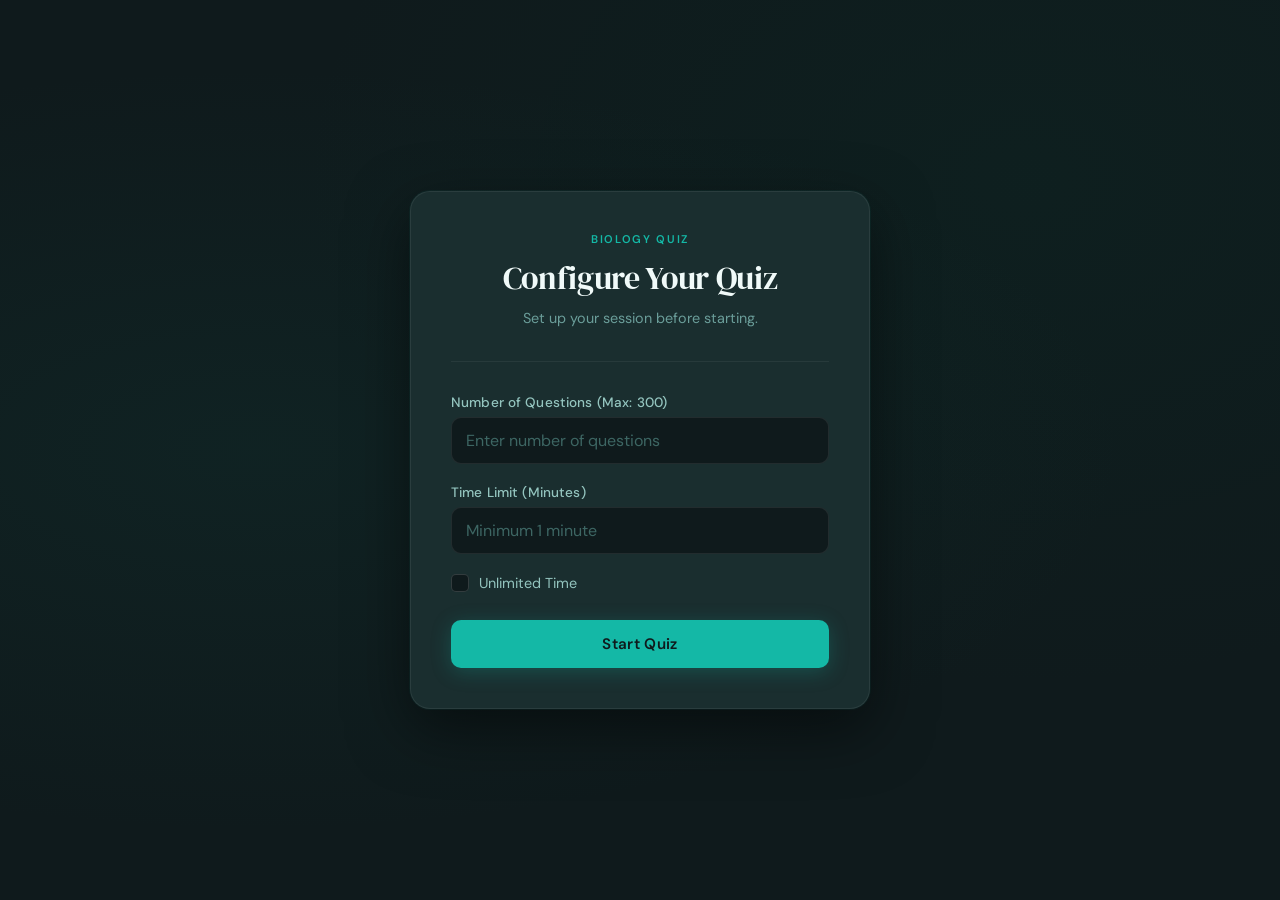
<file: index.html>
<!DOCTYPE html>
<html lang="en">
<head>
    <meta charset="UTF-8">
    <meta name="viewport" content="width=device-width, initial-scale=1.0">
    <title>Biology Quiz | Configuration</title>
    <link rel="icon" type="image/png" href="Favicon/favicon.png">
    <link rel="preconnect" href="https://fonts.googleapis.com">
    <link rel="preconnect" href="https://fonts.gstatic.com" crossorigin>
    <link href="https://fonts.googleapis.com/css2?family=DM+Sans:wght@400;500;600&family=DM+Serif+Display&display=swap" rel="stylesheet">
    <link rel="stylesheet" href="CSS/Index.css">
</head>
<body>

<div id="loader">
  <img src="Favicon/favicon.png" alt="logo" />
  <div class="loading-text">
    <span>L</span><span>o</span><span>a</span><span>d</span><span>i</span><span>n</span><span>g</span><span>.</span><span>.</span><span>.</span>
  </div>
</div>
    
<main class="container">
    <section class="card">

        
        <p class="card-eyebrow">Biology Quiz</p>
        <h1>Configure Your Quiz</h1>

        <p class="subtitle">
            Set up your session before starting.
        </p>

        <div class="divider"></div>

        <div class="input-group">
            <label for="questionCount">Number of Questions (Max: <span id="maxQuestions">N</span>)</label>
            <input
                type="number"
                id="questionCount"
                min="1"
                placeholder="Enter number of questions"
            >
        </div>

        <div class="input-group">
            <label for="timer">Time Limit (Minutes)</label>
            <input
                type="number"
                id="timer"
                min="1"
                placeholder="Minimum 1 minute"
            >
        </div>

        <div class="checkbox-group">
            <input type="checkbox" id="unlimitedTime">
            <label for="unlimitedTime">Unlimited Time</label>
        </div>

        <button id="startQuizBtn">Start Quiz</button>

    </section>
</main>

<div id="errorModal" class="modal">
    <div class="modal-content">
        <h2>Input Error</h2>
        <p id="modalMessage"></p>
        <button id="closeModalBtn">OK</button>
    </div>
</div>

<div id="confirmModal" class="modal">
    <div class="modal-content">
        <h2>Time Too Long</h2>
        <p id="confirmMessage">The time limit you entered is too long. Switch to Unlimited Time instead?</p>
        <div class="modal-actions">
            <button id="confirmCancelBtn">Cancel</button>
            <button id="confirmOkBtn">Go Unlimited</button>
        </div>
    </div>
</div>

<div id="maxQuestionsModal" class="modal">
    <div class="modal-content">
        <h2>Too Many Questions</h2>
        <p id="maxQuestionsMessage"></p>

        <div class="modal-actions">
            <button id="maxQuestionsBackBtn">Back</button>
            <button id="maxQuestionsSetBtn">Set to Max</button>
        </div>
    </div>
</div>
    
<script type="module" src="JavaScript/Index.js"></script>
</body>
</html>
</file>
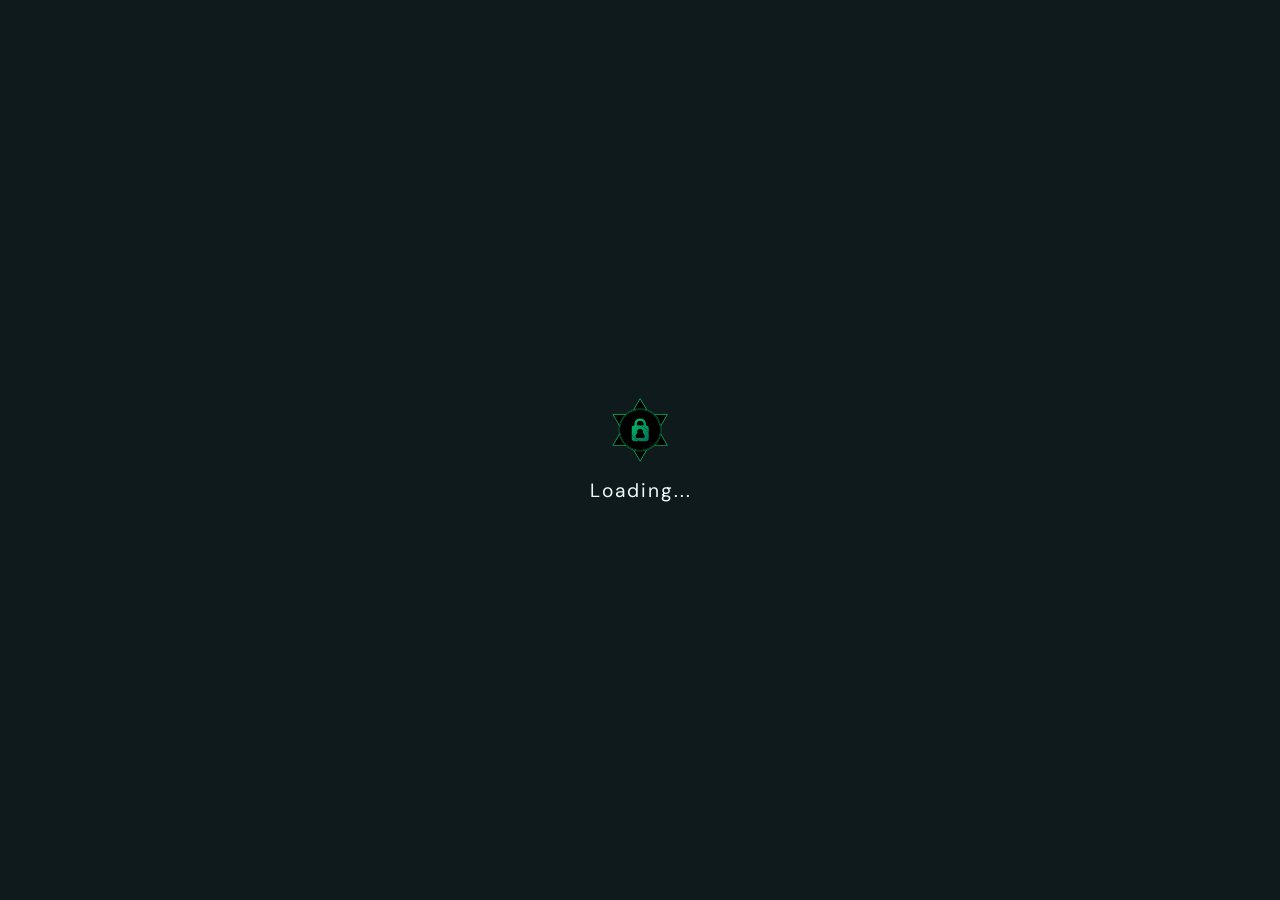
<file: HTML/Quiz.html>
<!DOCTYPE html>
<html lang="en">
<head>
    <meta charset="UTF-8">
    <meta name="viewport" content="width=device-width, initial-scale=1.0">
    <title>Biology Quiz</title>
    <link rel="icon" type="image/png" href="../Favicon/favicon.png">
    <link rel="preconnect" href="https://fonts.googleapis.com">
    <link rel="preconnect" href="https://fonts.gstatic.com" crossorigin>
    <link href="https://fonts.googleapis.com/css2?family=DM+Sans:wght@400;500;600&family=DM+Serif+Display&display=swap" rel="stylesheet">
    <link rel="stylesheet" href="../CSS/Quiz.css">
</head>
<body>

<div id="loader">
  <img src="../Favicon/favicon.png" alt="logo" />
  <div class="loading-text">
    <span>L</span><span>o</span><span>a</span><span>d</span><span>i</span><span>n</span><span>g</span><span>.</span><span>.</span><span>.</span>
  </div>
</div>
    
    <header class="top-bar">
        <div class="top-bar-left">
            <span class="top-bar-eyebrow">Biology Quiz</span>
            <span id="questionCounter">Question 1 / 1</span>
        </div>
        <div id="timerDisplay" class="timer">Unlimited Time</div>
    </header>

    <div class="progress-bar-track">
        <div class="progress-bar-fill" id="progressBar"></div>
    </div>

    <main class="quiz-container">
        <section class="question-card">
            <p class="question-label">Question</p>
            <h2 id="questionText">Loading...</h2>
            <div id="choicesContainer"></div>
        </section>
    </main>

    <nav class="navigation">
        <button id="previousBtn" class="nav-btn">← Back</button>
        <div class="jump-section">
            <input type="number" id="jumpInput" min="1" placeholder="#">
            <button id="jumpBtn" class="nav-btn">Go</button>
        </div>
        <button id="nextBtn" class="nav-btn">Next →</button>
    </nav>

    <div class="submit-bar">
        <button id="submitBtn">Submit Quiz</button>
    </div>

    <!-- Submit modal -->
    <div id="submitModal" class="modal">
        <div class="modal-content">
            <h2 id="modalTitle">Submit Quiz?</h2>
            <p id="modalSubtitle"></p>
            <div id="missingList" class="missing-list"></div>
            <div class="modal-actions">
                <button id="modalBackBtn" class="modal-back-btn">Back</button>
                <button id="modalConfirmBtn" class="modal-confirm-btn">Submit anyway</button>
            </div>
        </div>
    </div>

    <script type="module" src="../JavaScript/Quiz.js"></script>
</body>
</html>
</file>
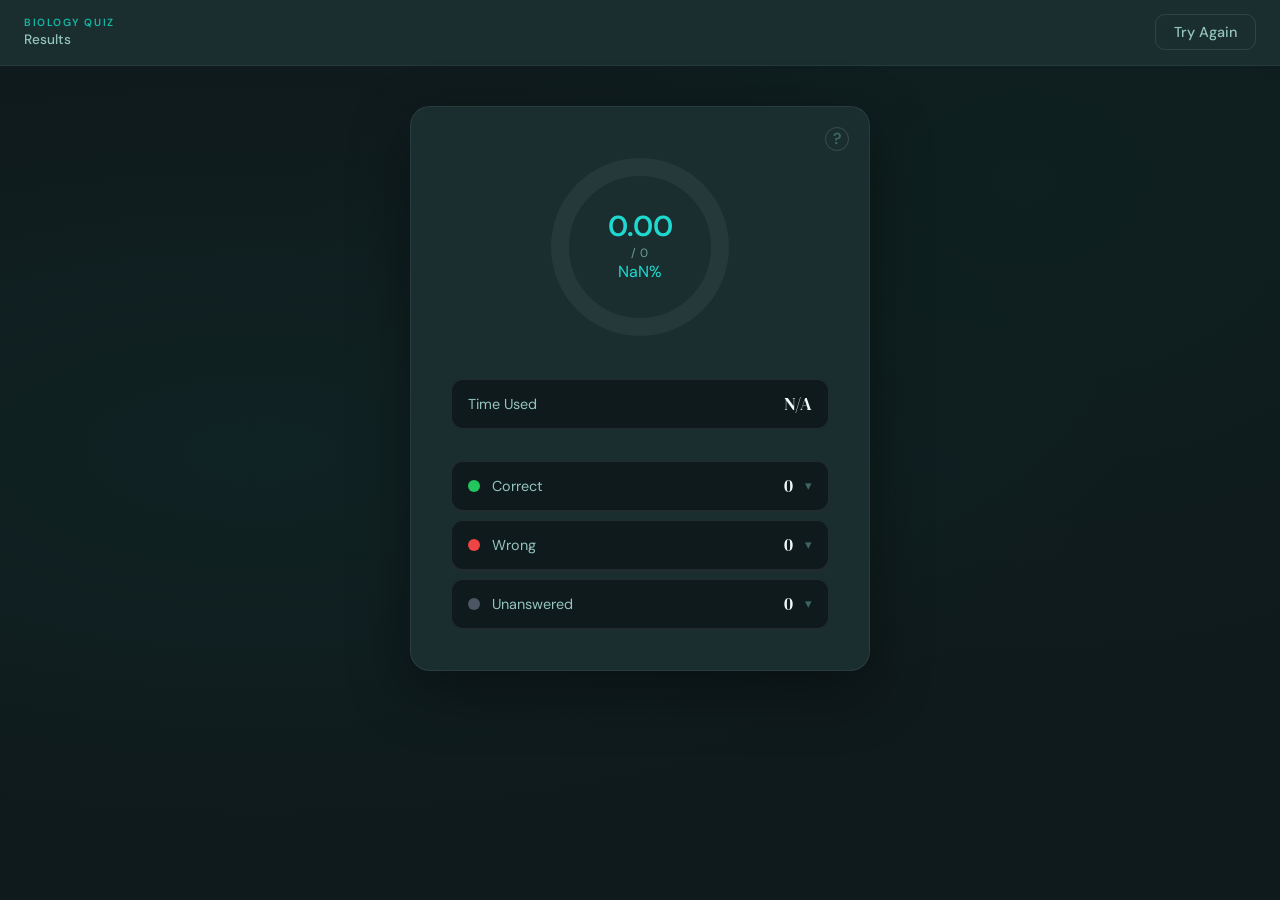
<file: HTML/Results.html>
<!DOCTYPE html>
<html lang="en">
<head>
    <meta charset="UTF-8">
    <meta name="viewport" content="width=device-width, initial-scale=1.0">
    <title>Biology Quiz | Results</title>
    <link rel="icon" type="image/png" href="../Favicon/favicon.png">
    <link rel="preconnect" href="https://fonts.googleapis.com">
    <link rel="preconnect" href="https://fonts.gstatic.com" crossorigin>
    <link href="https://fonts.googleapis.com/css2?family=DM+Sans:wght@400;500;600&family=DM+Serif+Display&display=swap" rel="stylesheet">
    <link rel="stylesheet" href="../CSS/Results.css">
</head>
<body>

<div id="loader">
  <img src="../Favicon/favicon.png" alt="logo" />
  <div class="loading-text">
    <span>L</span><span>o</span><span>a</span><span>d</span><span>i</span><span>n</span><span>g</span><span>.</span><span>.</span><span>.</span>
  </div>
</div>
    
    <header class="top-bar">
        <div class="top-bar-left">
            <span class="top-bar-eyebrow">Biology Quiz</span>
            <span>Results</span>
        </div>
        <button id="retryBtn">Try Again</button>
    </header>

    <main class="results-container">

        <section class="score-card">

            <div class="info-btn" id="infoBtn">
                <span class="material-symbols-outlined">?</span>
            </div>
            
            <div class="help-popup" id="helpPopup">
                <h3>Scoring System</h3>
                    <p>
                    Correct answers earn 1 point. <br>
                    Wrong answers deduct 0.33 points. <br>
                    Unanswered questions neither gain nor lose points.
                    </p>
            </div>
            
            <div class="ring-wrapper">
                <svg class="ring" viewBox="0 0 200 200" xmlns="http://www.w3.org/2000/svg">
                    <circle class="ring-track" cx="100" cy="100" r="80"/>
                    <circle class="ring-wrong"     id="ringWrong"      cx="100" cy="100" r="80"/>
                    <circle class="ring-unanswered" id="ringUnanswered" cx="100" cy="100" r="80"/>
                    <circle class="ring-correct"   id="ringCorrect"   cx="100" cy="100" r="80"/>
                </svg>
                <div class="ring-center">
                    <span class="ring-score" id="ringScore">0</span>
                    <span class="ring-label" id="ringLabel">/ 0</span>
                    <span class="ring-pct" id="ringPct">0%</span>
                </div>
            </div>

            <div class="time-used">
                <span class="time-used-label">Time Used</span>
                <span class="time-used-value" id="timeUsed">N/A</span>
            </div>
            
            <div class="legend">
                <div class="legend-group" id="correctGroup">
                    <button class="legend-btn" id="correctBtn">
                        <span class="legend-dot correct"></span>
                        <span class="legend-text">Correct</span>
                        <span class="legend-count" id="correctCount">0</span>
                        <span class="legend-chevron">▾</span>
                    </button>
                <div class="legend-dropdown" id="correctDropdown"></div>
            </div>

            <div class="legend-group" id="wrongGroup">
                <button class="legend-btn" id="wrongBtn">
                    <span class="legend-dot wrong"></span>
                    <span class="legend-text">Wrong</span>
                    <span class="legend-count" id="wrongCount">0</span>
                    <span class="legend-chevron">▾</span>
                </button>
                <div class="legend-dropdown" id="wrongDropdown"></div>
            </div>

            <div class="legend-group" id="unansweredGroup">
                <button class="legend-btn" id="unansweredBtn">
                    <span class="legend-dot unanswered"></span>
                    <span class="legend-text">Unanswered</span>
                    <span class="legend-count" id="unansweredCount">0</span>
                    <span class="legend-chevron">▾</span>
                </button>
                    <div class="legend-dropdown" id="unansweredDropdown"></div>
                </div>
            </div>

        </section>

    </main>

    <script type="module" src="../JavaScript/Results.js"></script>
</body>
</html>
</file>
<file: CSS/Index.css>
* {
    margin: 0;
    padding: 0;
    box-sizing: border-box;
}

@import url('https://fonts.googleapis.com/css2?family=DM+Sans:wght@400;500;600&family=DM+Serif+Display&display=swap');

body {
    min-height: 100vh;
    display: flex;
    justify-content: center;
    align-items: center;
    padding: 20px;
    font-family: 'DM Sans', Arial, sans-serif;
    background: #0f1a1c;
    background-image:
        radial-gradient(ellipse at 20% 50%, rgba(20, 83, 75, 0.15) 0%, transparent 60%),
        radial-gradient(ellipse at 80% 20%, rgba(6, 78, 59, 0.1) 0%, transparent 50%);
}

.container {
    width: 100%;
    display: flex;
    justify-content: center;
}

.card {
    width: 100%;
    max-width: 460px;
    background: #1a2e2f;
    padding: 2.5rem;
    border-radius: 20px;
    border: 1px solid rgba(255,255,255,0.07);
    box-shadow:
        0 0 0 1px rgba(20, 184, 166, 0.05),
        0 20px 60px rgba(0, 0, 0, 0.5);
}

.card-eyebrow {
    text-align: center;
    font-size: 0.7rem;
    font-weight: 600;
    letter-spacing: 0.15em;
    text-transform: uppercase;
    color: #14b8a6;
    margin-bottom: 10px;
}

h1 {
    text-align: center;
    margin-bottom: 8px;
    font-family: 'DM Serif Display', Georgia, serif;
    font-size: 2rem;
    font-weight: 400;
    color: #f0faf9;
    letter-spacing: -0.01em;
}

.subtitle {
    text-align: center;
    color: #6b9e9a;
    margin-bottom: 2rem;
    font-size: 0.9rem;
    line-height: 1.5;
}

.divider {
    height: 1px;
    background: rgba(255,255,255,0.06);
    margin-bottom: 2rem;
}

.input-group {
    display: flex;
    flex-direction: column;
    margin-bottom: 1.25rem;
}

.input-group label {
    margin-bottom: 6px;
    font-weight: 500;
    font-size: 0.85rem;
    color: #94c5bf;
    letter-spacing: 0.01em;
}

.input-group input {
    padding: 12px 14px;
    background: #0f1a1c;
    border: 1px solid rgba(255,255,255,0.08);
    border-radius: 10px;
    font-size: 1rem;
    color: #f0faf9;
    font-family: 'DM Sans', Arial, sans-serif;
    transition: border-color 0.2s, box-shadow 0.2s;
    outline: none;
}

.input-group input::placeholder {
    color: #3d6663;
}

.input-group input:focus {
    border-color: #14b8a6;
    box-shadow: 0 0 0 3px rgba(20, 184, 166, 0.12);
}

.input-group input:disabled {
    opacity: 0.35;
    cursor: not-allowed;
}

/* hide number input arrows */
.input-group input[type=number]::-webkit-inner-spin-button,
.input-group input[type=number]::-webkit-outer-spin-button {
    -webkit-appearance: none;
}

.checkbox-group {
    display: flex;
    align-items: center;
    gap: 10px;
    margin-bottom: 1.75rem;
    cursor: pointer;
}

.checkbox-group input[type="checkbox"] {
    appearance: none;
    width: 18px;
    height: 18px;
    border: 1.5px solid rgba(255,255,255,0.15);
    border-radius: 5px;
    background: #0f1a1c;
    cursor: pointer;
    position: relative;
    flex-shrink: 0;
    transition: background 0.15s, border-color 0.15s;
}

.checkbox-group input[type="checkbox"]:checked {
    background: #14b8a6;
    border-color: #14b8a6;
}

.checkbox-group input[type="checkbox"]:checked::after {
    content: '';
    position: absolute;
    left: 4px;
    top: 1px;
    width: 5px;
    height: 9px;
    border: 2px solid #0f1a1c;
    border-top: none;
    border-left: none;
    transform: rotate(45deg);
}

.checkbox-group label {
    font-size: 0.9rem;
    color: #94c5bf;
    cursor: pointer;
    user-select: none;
}

#startQuizBtn {
    width: 100%;
    padding: 14px;
    border: none;
    border-radius: 10px;
    font-size: 0.95rem;
    font-weight: 600;
    font-family: 'DM Sans', Arial, sans-serif;
    cursor: pointer;
    background: #14b8a6;
    color: #0f1a1c;
    letter-spacing: 0.02em;
    transition: background 0.2s, transform 0.15s, box-shadow 0.2s;
    box-shadow: 0 4px 20px rgba(20, 184, 166, 0.25);
}

#startQuizBtn:hover {
    background: #0d9488;
    transform: translateY(-1px);
    box-shadow: 0 6px 24px rgba(20, 184, 166, 0.35);
}

#startQuizBtn:active {
    transform: translateY(0);
}

/* Modal */
.modal {
    display: none;
    position: fixed;
    top: 0;
    left: 0;
    width: 100%;
    height: 100%;
    background: rgba(0, 0, 0, 0.65);
    backdrop-filter: blur(4px);
    justify-content: center;
    align-items: center;
    z-index: 999;
}

.modal-content {
    width: 90%;
    max-width: 360px;
    background: #1a2e2f;
    padding: 2rem;
    border-radius: 16px;
    text-align: center;
    border: 1px solid rgba(255,255,255,0.07);
    box-shadow: 0 20px 60px rgba(0, 0, 0, 0.6);
}

.modal-content h2 {
    margin-bottom: 0.75rem;
    font-family: 'DM Serif Display', Georgia, serif;
    font-weight: 400;
    color: #f0faf9;
    font-size: 1.4rem;
}

.modal-content p {
    margin-bottom: 1.5rem;
    line-height: 1.6;
    color: #6b9e9a;
    font-size: 0.9rem;
}

#closeModalBtn {
    width: 100%;
    padding: 12px;
    border: none;
    border-radius: 10px;
    cursor: pointer;
    background: #14b8a6;
    color: #0f1a1c;
    font-size: 0.95rem;
    font-weight: 600;
    font-family: 'DM Sans', Arial, sans-serif;
    transition: background 0.2s, transform 0.15s;
}

#closeModalBtn:hover {
    background: #0d9488;
    transform: translateY(-1px);
}

@media (max-width: 600px) {
    .card {
        padding: 1.75rem;
    }

    h1 {
        font-size: 1.7rem;
    }
}

.checkbox-group input[type="checkbox"]:focus {
    outline: none;
}

* {
    -webkit-tap-highlight-color: transparent;
}

button:active {
    filter: brightness(0.75);
    transition: filter 0.1s;
}

.modal-actions {
    display: flex;
    gap: 0.75rem;
    margin-top: 1.5rem;
}

.modal-actions button {
    flex: 1;
    padding: 12px;
}

#confirmCancelBtn,
#maxQuestionsBackBtn {
    background: transparent;
    border: 1.5px solid rgba(255,255,255,0.1);
    color: #94c5bf;
    border-radius: 10px;
    font-family: 'DM Sans', Arial, sans-serif;
    font-size: 0.95rem;
    font-weight: 500;
    transition: border-color 0.15s, color 0.15s;
}

#confirmCancelBtn:hover,
#maxQuestionsBackBtn:hover {
    border-color: #14b8a6;
    color: #f0faf9;
}

#confirmOkBtn,
#maxQuestionsSetBtn {
    background: #14b8a6;
    border: none;
    color: #0f1a1c;
    border-radius: 10px;
    font-family: 'DM Sans', Arial, sans-serif;
    font-size: 0.95rem;
    font-weight: 600;
    transition: background 0.2s;
}

#confirmOkBtn:hover,
#maxQuestionsSetBtn:hover {
    background: #0d9488;
}

.card {
    position: relative;
}

.container {
    position: relative;
    width: 100%;
    display: flex;
    justify-content: center;
}

#loader {
  position: fixed;
  inset: 0;
  display: flex;
  flex-direction: column;
  align-items: center;
  justify-content: center;
  background: #0f1a1c;
  z-index: 9999;
  gap: 1rem;
}

#loader img {
  width: 4rem;
  height: 4rem;
}

.loading-text {
  display: flex;
  gap: 0.125rem;
  font-size: 1.2rem;
  font-family: 'DM Sans', Arial, sans-serif;
  color: #f0faf9;
}

.loading-text span {
  display: inline-block;
  animation: bounce 1.2s infinite;
}

.loading-text span:nth-child(1)  { animation-delay: 0.0s; }
.loading-text span:nth-child(2)  { animation-delay: 0.1s; }
.loading-text span:nth-child(3)  { animation-delay: 0.2s; }
.loading-text span:nth-child(4)  { animation-delay: 0.3s; }
.loading-text span:nth-child(5)  { animation-delay: 0.4s; }
.loading-text span:nth-child(6)  { animation-delay: 0.5s; }
.loading-text span:nth-child(7)  { animation-delay: 0.6s; }
.loading-text span:nth-child(8)  { animation-delay: 0.7s; }
.loading-text span:nth-child(9)  { animation-delay: 0.8s; }
.loading-text span:nth-child(10) { animation-delay: 0.9s; }

@keyframes bounce {
  0%, 80%, 100% { transform: translateY(0); }
  40%           { transform: translateY(-0.625rem); }
    }
</file>
<file: CSS/Quiz.css>
* {
    margin: 0;
    padding: 0;
    box-sizing: border-box;
    -webkit-tap-highlight-color: transparent;
}

body {
    min-height: 100vh;
    background: #0f1a1c;
    background-image:
        radial-gradient(ellipse at 20% 50%, rgba(20, 83, 75, 0.15) 0%, transparent 60%),
        radial-gradient(ellipse at 80% 20%, rgba(6, 78, 59, 0.1) 0%, transparent 50%);
    font-family: 'DM Sans', Arial, sans-serif;
    display: block;
    color: #f0faf9;
}

/* Top bar */
.top-bar {
    display: flex;
    justify-content: space-between;
    align-items: center;
    padding: 0.9rem 1.5rem;
    background: #1a2e2f;
    border-bottom: 1px solid rgba(255,255,255,0.06);
}

.top-bar-left {
    display: flex;
    flex-direction: column;
    gap: 2px;
}

.top-bar-eyebrow {
    font-size: 0.65rem;
    font-weight: 600;
    letter-spacing: 0.15em;
    text-transform: uppercase;
    color: #14b8a6;
}

#questionCounter {
    font-size: 0.85rem;
    color: #94c5bf;
    font-weight: 500;
}

.timer {
    font-size: 0.9rem;
    font-weight: 600;
    color: #f0faf9;
    background: rgba(20, 184, 166, 0.1);
    border: 1px solid rgba(20, 184, 166, 0.2);
    padding: 6px 14px;
    border-radius: 20px;
    letter-spacing: 0.02em;
}

.timer.warning {
    color: #fb923c;
    background: rgba(251, 146, 60, 0.1);
    border-color: rgba(251, 146, 60, 0.3);
}

/* Progress bar */
.progress-bar-track {
    height: 3px;
    background: rgba(255,255,255,0.06);
    width: 100%;
}

.progress-bar-fill {
    height: 100%;
    background: #14b8a6;
    transition: width 0.3s ease;
    width: 0%;
}

/* Main */
.quiz-container {
    display: flex;
    justify-content: center;
    padding: 2rem 1rem 0 1rem;
}

.question-card {
    width: 100%;
    max-width: 760px;
    background: #1a2e2f;
    border-radius: 20px;
    padding: 2.5rem;
    border: 1px solid rgba(255,255,255,0.07);
    box-shadow: 0 20px 60px rgba(0,0,0,0.4);
}

.question-label {
    font-size: 0.7rem;
    font-weight: 600;
    letter-spacing: 0.15em;
    text-transform: uppercase;
    color: #14b8a6;
    margin-bottom: 0.75rem;
}

#questionText {
    font-family: 'DM Serif Display', Georgia, serif;
    font-size: 1.4rem;
    font-weight: 400;
    line-height: 1.5;
    color: #f0faf9;
    margin-bottom: 2rem;
}

/* Choices */
#choicesContainer {
    display: flex;
    flex-direction: column;
    gap: 0.75rem;
}

.choice {
    display: block;
    width: 100%;
    padding: 1rem 1.25rem;
    border: 1.5px solid rgba(255,255,255,0.08);
    border-radius: 12px;
    background: #0f1a1c;
    color: #c8e6e3;
    font-family: 'DM Sans', Arial, sans-serif;
    font-size: 0.95rem;
    text-align: left;
    cursor: pointer;
    transition: border-color 0.15s, background 0.15s, transform 0.1s;
}

.choice:hover {
    border-color: #14b8a6;
    background: rgba(20, 184, 166, 0.05);
    transform: translateX(3px);
}

.choice.selected {
    border-color: #14b8a6;
    background: rgba(20, 184, 166, 0.12);
    color: #f0faf9;
}

/* Navigation */
.navigation {
    display: flex;
    justify-content: center;
    align-items: center;
    gap: 1rem;
    padding: 1rem 1.5rem;
    flex-wrap: wrap;
    max-width: 760px;
    margin: 0 auto;
}

.nav-btn {
    padding: 10px 20px;
    border: 1.5px solid rgba(255,255,255,0.1);
    border-radius: 10px;
    background: transparent;
    color: #94c5bf;
    font-family: 'DM Sans', Arial, sans-serif;
    font-size: 0.9rem;
    font-weight: 500;
    cursor: pointer;
    transition: border-color 0.15s, color 0.15s, background 0.15s;
}

.nav-btn:hover {
    border-color: #14b8a6;
    color: #f0faf9;
    background: rgba(20, 184, 166, 0.08);
}

.nav-btn:disabled {
    opacity: 0.3;
    cursor: not-allowed;
}

/* Jump section */
.jump-section {
    display: flex;
    gap: 0;
    align-items: center;
    border: 1.5px solid rgba(255,255,255,0.1);
    border-radius: 10px;
    overflow: hidden;
}

.jump-section input {
    width: 56px;
    padding: 10px;
    border: none;
    border-right: 1.5px solid rgba(255,255,255,0.1);
    border-radius: 0;
    background: #0f1a1c;
    color: #f0faf9;
    font-family: 'DM Sans', Arial, sans-serif;
    font-size: 0.9rem;
    text-align: center;
    outline: none;
}

.jump-section input::-webkit-inner-spin-button,
.jump-section input::-webkit-outer-spin-button {
    -webkit-appearance: none;
}

#jumpBtn {
    padding: 10px 14px;
    border: none;
    border-radius: 0;
    background: transparent;
    color: #94c5bf;
    font-family: 'DM Sans', Arial, sans-serif;
    font-size: 0.9rem;
    font-weight: 500;
    cursor: pointer;
    transition: background 0.15s, color 0.15s;
}

#jumpBtn:hover {
    background: rgba(20, 184, 166, 0.08);
    color: #f0faf9;
}

/* Submit bar */
.submit-bar {
    padding: 0.75rem 1rem 2rem 1rem;
    background: transparent;
    border-top: none;
}

#submitBtn {
    display: block;
    width: 100%;
    max-width: 760px;
    margin: 0 auto;
    padding: 14px;
    border: none;
    border-radius: 10px;
    background: #14b8a6;
    color: #0f1a1c;
    font-family: 'DM Sans', Arial, sans-serif;
    font-size: 0.95rem;
    font-weight: 600;
    cursor: pointer;
    letter-spacing: 0.02em;
    transition: background 0.2s, transform 0.15s, box-shadow 0.2s;
    box-shadow: 0 4px 20px rgba(20, 184, 166, 0.25);
}

#submitBtn:hover {
    background: #0d9488;
    transform: translateY(-1px);
    box-shadow: 0 6px 24px rgba(20, 184, 166, 0.35);
}

button:active {
    filter: brightness(0.75);
    transition: filter 0.1s;
}

/* Modals */
.modal {
    display: none;
    position: fixed;
    top: 0;
    left: 0;
    width: 100%;
    height: 100%;
    background: rgba(0, 0, 0, 0.65);
    backdrop-filter: blur(4px);
    justify-content: center;
    align-items: center;
    z-index: 999;
}

.modal-content {
    width: 90%;
    max-width: 400px;
    background: #1a2e2f;
    border-radius: 20px;
    padding: 2rem;
    border: 1px solid rgba(255,255,255,0.07);
    box-shadow: 0 20px 60px rgba(0,0,0,0.6);
}

.modal-content h2 {
    font-family: 'DM Serif Display', Georgia, serif;
    font-weight: 400;
    font-size: 1.4rem;
    color: #f0faf9;
    margin-bottom: 0.5rem;
}

#modalSubtitle {
    font-size: 0.9rem;
    color: #6b9e9a;
    margin-bottom: 1.25rem;
    line-height: 1.5;
}

.missing-list {
    display: flex;
    flex-direction: column;
    gap: 0.5rem;
    max-height: 220px;
    overflow-y: auto;
    margin-bottom: 1.5rem;
    padding-right: 4px;
}

.missing-list::-webkit-scrollbar {
    width: 4px;
}

.missing-list::-webkit-scrollbar-track {
    background: transparent;
}

.missing-list::-webkit-scrollbar-thumb {
    background: rgba(20, 184, 166, 0.3);
    border-radius: 2px;
}

.missing-item {
    padding: 10px 14px;
    background: #0f1a1c;
    border: 1.5px solid rgba(255,255,255,0.08);
    border-radius: 10px;
    color: #94c5bf;
    font-family: 'DM Sans', Arial, sans-serif;
    font-size: 0.9rem;
    text-align: left;
    cursor: pointer;
    transition: border-color 0.15s, color 0.15s;
}

.missing-item:hover {
    border-color: #14b8a6;
    color: #f0faf9;
}

.modal-actions {
    display: flex;
    gap: 0.75rem;
}

.modal-back-btn {
    flex: 1;
    padding: 12px;
    border: 1.5px solid rgba(255,255,255,0.1);
    border-radius: 10px;
    background: transparent;
    color: #94c5bf;
    font-family: 'DM Sans', Arial, sans-serif;
    font-size: 0.9rem;
    font-weight: 500;
    cursor: pointer;
    transition: border-color 0.15s, color 0.15s;
}

.modal-back-btn:hover {
    border-color: #14b8a6;
    color: #f0faf9;
}

.modal-confirm-btn {
    flex: 1;
    padding: 12px;
    border: none;
    border-radius: 10px;
    background: #14b8a6;
    color: #0f1a1c;
    font-family: 'DM Sans', Arial, sans-serif;
    font-size: 0.9rem;
    font-weight: 600;
    cursor: pointer;
    transition: background 0.2s;
}

.modal-confirm-btn:hover {
    background: #0d9488;
}

@media (max-width: 600px) {
    .question-card {
        padding: 1.5rem;
    }

    #questionText {
        font-size: 1.15rem;
    }

    .navigation {
        gap: 0.5rem;
    }

    .nav-btn {
        padding: 9px 14px;
        font-size: 0.85rem;
    }
}

.choice {
    -webkit-user-select: none;
    user-select: none;
    -webkit-touch-callout: none;
    -webkit-tap-highlight-color
}

#loader {
  position: fixed;
  inset: 0;
  display: flex;
  flex-direction: column;
  align-items: center;
  justify-content: center;
  background: #0f1a1c;
  z-index: 9999;
  gap: 1rem;
}

#loader img {
  width: 4rem;
  height: 4rem;
}

.loading-text {
  display: flex;
  gap: 0.125rem;
  font-size: 1.2rem;
  font-family: 'DM Sans', Arial, sans-serif;
  color: #f0faf9;
}

.loading-text span {
  display: inline-block;
  animation: bounce 1.2s infinite;
}

.loading-text span:nth-child(1)  { animation-delay: 0.0s; }
.loading-text span:nth-child(2)  { animation-delay: 0.1s; }
.loading-text span:nth-child(3)  { animation-delay: 0.2s; }
.loading-text span:nth-child(4)  { animation-delay: 0.3s; }
.loading-text span:nth-child(5)  { animation-delay: 0.4s; }
.loading-text span:nth-child(6)  { animation-delay: 0.5s; }
.loading-text span:nth-child(7)  { animation-delay: 0.6s; }
.loading-text span:nth-child(8)  { animation-delay: 0.7s; }
.loading-text span:nth-child(9)  { animation-delay: 0.8s; }
.loading-text span:nth-child(10) { animation-delay: 0.9s; }

@keyframes bounce {
  0%, 80%, 100% { transform: translateY(0); }
  40%           { transform: translateY(-0.625rem); }
}
</file>
<file: CSS/Results.css>
* {
    margin: 0;
    padding: 0;
    box-sizing: border-box;
    -webkit-tap-highlight-color: transparent;
}

body {
    min-height: 100vh;
    background: #0f1a1c;
    background-image:
        radial-gradient(ellipse at 20% 50%, rgba(20, 83, 75, 0.15) 0%, transparent 60%),
        radial-gradient(ellipse at 80% 20%, rgba(6, 78, 59, 0.1) 0%, transparent 50%);
    font-family: 'DM Sans', Arial, sans-serif;
    color: #f0faf9;
}

/* Top bar */
.top-bar {
    display: flex;
    justify-content: space-between;
    align-items: center;
    padding: 0.9rem 1.5rem;
    background: #1a2e2f;
    border-bottom: 1px solid rgba(255,255,255,0.06);
}

.top-bar-left {
    display: flex;
    flex-direction: column;
    gap: 2px;
}

.top-bar-eyebrow {
    font-size: 0.65rem;
    font-weight: 600;
    letter-spacing: 0.15em;
    text-transform: uppercase;
    color: #14b8a6;
}

.top-bar-left span:last-child {
    font-size: 0.85rem;
    color: #94c5bf;
    font-weight: 500;
}

#retryBtn {
    padding: 8px 18px;
    border: 1.5px solid rgba(255,255,255,0.1);
    border-radius: 10px;
    background: transparent;
    color: #94c5bf;
    font-family: 'DM Sans', Arial, sans-serif;
    font-size: 0.9rem;
    font-weight: 500;
    cursor: pointer;
    transition: border-color 0.15s, color 0.15s;
}

#retryBtn:hover {
    border-color: #14b8a6;
    color: #f0faf9;
}

button:active {
    filter: brightness(0.75);
    transition: filter 0.1s;
}

/* Main */
.results-container {
    display: flex;
    justify-content: center;
    padding: 2.5rem 1rem;
}

.score-card {
    width: 100%;
    max-width: 460px;
    background: #1a2e2f;
    border-radius: 20px;
    padding: 2.5rem;
    border: 1px solid rgba(255,255,255,0.07);
    box-shadow: 0 20px 60px rgba(0,0,0,0.4);
    display: flex;
    flex-direction: column;
    align-items: center;
    gap: 2rem;
}

/* Ring */
.ring-wrapper {
    position: relative;
    width: 200px;
    height: 200px;
}

.ring {
    width: 200px;
    height: 200px;
    transform: rotate(-90deg);
}

.ring-track {
    fill: none;
    stroke: rgba(255,255,255,0.05);
    stroke-width: 18;
}

.ring-wrong,
.ring-unanswered,
.ring-correct {
    fill: none;
    stroke-width: 18;
    stroke-linecap: butt;
    transition: stroke-dasharray 0.8s cubic-bezier(0.4, 0, 0.2, 1);
}

.ring-correct    { stroke: #22c55e; }
.ring-wrong      { stroke: #ef4444; }
.ring-unanswered { stroke: #4b5563; }

.ring-center {
    position: absolute;
    top: 50%;
    left: 50%;
    transform: translate(-50%, -50%);
    text-align: center;
    display: flex;
    flex-direction: column;
    align-items: center;
}

.ring-score {
    font-family: 'DM Serif Display', Georgia, serif;
    font-size: 2.8rem;
    font-weight: 400;
    color: #f0faf9;
    line-height: 1;
}

.ring-label {
    font-size: 0.75rem;
    color: #6b9e9a;
    margin-top: 4px;
    letter-spacing: 0.05em;
}

/* Legend */
.legend {
    width: 100%;
    display: flex;
    flex-direction: column;
    gap: 0.75rem;
}

.legend-item {
    display: flex;
    align-items: center;
    gap: 0.75rem;
}

.legend-dot {
    width: 12px;
    height: 12px;
    border-radius: 50%;
    flex-shrink: 0;
}

.legend-dot.correct    { background: #22c55e; }
.legend-dot.wrong      { background: #ef4444; }
.legend-dot.unanswered { background: #4b5563; }

.legend-text {
    flex: 1;
    font-size: 0.9rem;
    color: #94c5bf;
}

.legend-count {
    font-family: 'DM Serif Display', Georgia, serif;
    font-size: 1.1rem;
    color: #f0faf9;
}

@media (max-width: 600px) {
    .score-card {
        padding: 1.75rem;
    }

    .ring-wrapper {
        width: 170px;
        height: 170px;
    }

    .ring {
        width: 170px;
        height: 170px;
    }
}

.legend {
    width: 100%;
    display: flex;
    flex-direction: column;
    gap: 0.5rem;
}

.legend-group {
    display: flex;
    flex-direction: column;
}

.legend-btn {
    display: flex;
    align-items: center;
    gap: 0.75rem;
    width: 100%;
    padding: 0.75rem 1rem;
    background: #0f1a1c;
    border: 1.5px solid rgba(255,255,255,0.08);
    border-radius: 12px;
    cursor: pointer;
    transition: border-color 0.15s;
    font-family: 'DM Sans', Arial, sans-serif;
}

.legend-btn:hover {
    border-color: #14b8a6;
}

.legend-btn.open {
    border-radius: 12px 12px 0 0;
    border-bottom-color: transparent;
}

.legend-text {
    flex: 1;
    font-size: 0.9rem;
    color: #94c5bf;
    text-align: left;
}

.legend-count {
    font-family: 'DM Serif Display', Georgia, serif;
    font-size: 1.1rem;
    color: #f0faf9;
}

.legend-chevron {
    font-size: 0.8rem;
    color: #3d6663;
    transition: transform 0.2s ease;
}

.legend-btn.open .legend-chevron {
    transform: rotate(180deg);
}

.legend-dropdown {
    max-height: 0;
    overflow: hidden;
    transition: max-height 0.3s ease;
    background: #0f1a1c;
    border: 1.5px solid rgba(255,255,255,0.08);
    border-top: none;
    border-radius: 0 0 12px 12px;
}

.legend-dropdown.open {
    max-height: 300px;
    overflow-y: auto;
}

.legend-dropdown.open::-webkit-scrollbar {
    width: 4px;
}

.legend-dropdown.open::-webkit-scrollbar-track {
    background: transparent;
}

.legend-dropdown.open::-webkit-scrollbar-thumb {
    background: rgba(20, 184, 166, 0.3);
    border-radius: 2px;
}

/* Question item */
.result-item {
    padding: 1rem;
    border-bottom: 1px solid rgba(255,255,255,0.05);
}

.result-item:last-child {
    border-bottom: none;
}

.result-question {
    font-family: 'DM Serif Display', Georgia, serif;
    font-size: 0.95rem;
    color: #f0faf9;
    margin-bottom: 0.6rem;
    line-height: 1.4;
}

.result-choice {
    display: block;
    width: 100%;
    padding: 0.6rem 0.9rem;
    margin-bottom: 0.4rem;
    border-radius: 8px;
    border: 1.5px solid rgba(255,255,255,0.06);
    background: transparent;
    color: #94c5bf;
    font-family: 'DM Sans', Arial, sans-serif;
    font-size: 0.85rem;
    text-align: left;
    cursor: default;
}

.result-choice.chosen-correct {
    border-color: #22c55e;
    background: rgba(34, 197, 94, 0.1);
    color: #86efac;
}

.result-choice.chosen-wrong {
    border-color: #ef4444;
    background: rgba(239, 68, 68, 0.1);
    color: #fca5a5;
}

.result-choice.correct-answer {
    border-color: #22c55e;
    background: rgba(34, 197, 94, 0.08);
    color: #86efac;
}

.ring-score {
    font-family: 'DM Sans', Arial, sans-serif;
    font-size: 1.8rem;
    font-weight: 600;
    color: #14b8a6;
    line-height: 1;
}

.time-used {
    width: 100%;
    display: flex;
    justify-content: space-between;
    align-items: center;
    padding: 0.75rem 1rem;
    background: #0f1a1c;
    border: 1.5px solid rgba(255,255,255,0.08);
    border-radius: 12px;
}

.time-used-label {
    font-size: 0.9rem;
    color: #94c5bf;
}

.time-used-value {
    font-family: 'DM Serif Display', Georgia, serif;
    font-size: 1.1rem;
    color: #f0faf9;
}

.score-card {
    position: relative; /* add to existing rule */
}

.info-btn {
    position: absolute;
    top: 1.25rem;
    right: 1.25rem;
    width: 24px;
    height: 24px;
    border-radius: 50%;
    border: 1.5px solid rgba(255,255,255,0.15);
    background: transparent;
    color: #3d6663;
    font-size: 0.75rem;
    font-weight: 600;
    display: flex;
    align-items: center;
    justify-content: center;
    cursor: pointer;
    transition: border-color 0.15s, color 0.15s;
    user-select: none;
    
    z-index: 2;
}

.info-btn:hover {
    border-color: #14b8a6;
    color: #14b8a6;
}

.info-btn .material-symbols-outlined {
    font-size: 1rem;
}

.score-card {
    position: relative;
}

.help-popup {
    position: absolute;
    top: 0.5rem;
    right: 0.5rem;

    width: min(320px, calc(100vw - 4rem));
    padding: 1rem 1.1rem;

    background: #0f1a1c;
    border: 1.5px solid rgba(255,255,255,0.08);
    border-radius: 16px;
    box-shadow: 0 20px 60px rgba(0,0,0,0.45);

    color: #94c5bf;
    z-index: 1;

    opacity: 0;
    visibility: hidden;
    pointer-events: none;

    transition:
        opacity 0.2s ease,
        visibility 0.2s ease;
}

.help-popup.open {
    opacity: 1;
    visibility: visible;
    pointer-events: auto;
}

.help-popup h3 {
    margin: 0 0 0.6rem;
    color: #f0faf9;
    font-family: 'DM Serif Display', Georgia, serif;
    font-size: 1rem;
    font-weight: 400;
}

.help-popup p {
    margin: 0 0 0.5rem;
    font-size: 0.85rem;
    line-height: 1.5;
    color: #94c5bf;
}

.help-popup p:last-child {
    margin-bottom: 0;
}

@media (max-width: 600px) {
    .help-popup {
        right: 0.5rem;
        width: calc(100vw - 5rem);
        max-width: 300px;
    }
}

#loader {
  position: fixed;
  inset: 0;
  display: flex;
  flex-direction: column;
  align-items: center;
  justify-content: center;
  background: #0f1a1c;
  z-index: 9999;
  gap: 1rem;
}

#loader img {
  width: 4rem;
  height: 4rem;
}

.loading-text {
  display: flex;
  gap: 0.125rem;
  font-size: 1.2rem;
  font-family: 'DM Sans', Arial, sans-serif;
  color: #f0faf9;
}

.loading-text span {
  display: inline-block;
  animation: bounce 1.2s infinite;
}

.loading-text span:nth-child(1)  { animation-delay: 0.0s; }
.loading-text span:nth-child(2)  { animation-delay: 0.1s; }
.loading-text span:nth-child(3)  { animation-delay: 0.2s; }
.loading-text span:nth-child(4)  { animation-delay: 0.3s; }
.loading-text span:nth-child(5)  { animation-delay: 0.4s; }
.loading-text span:nth-child(6)  { animation-delay: 0.5s; }
.loading-text span:nth-child(7)  { animation-delay: 0.6s; }
.loading-text span:nth-child(8)  { animation-delay: 0.7s; }
.loading-text span:nth-child(9)  { animation-delay: 0.8s; }
.loading-text span:nth-child(10) { animation-delay: 0.9s; }

@keyframes bounce {
  0%, 80%, 100% { transform: translateY(0); }
  40%           { transform: translateY(-0.625rem); }
}
</file>
